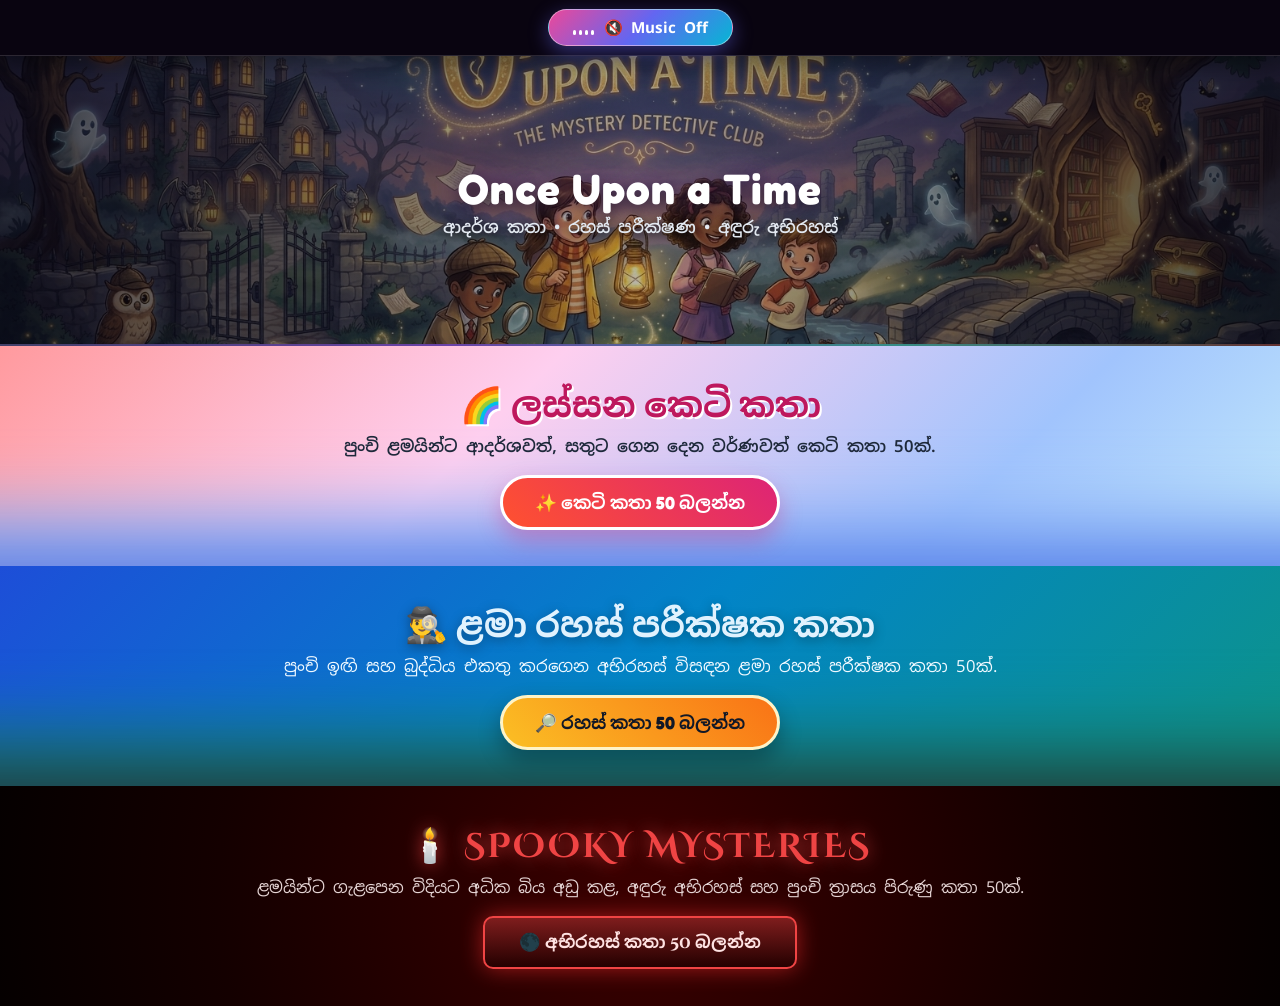
<file: index.html>
<!DOCTYPE html>
<html lang="si">
<head>
    <meta charset="UTF-8">
    <meta name="viewport" content="width=device-width, initial-scale=1.0">
    <title>Once Upon a Time</title>
    <link rel="preconnect" href="https://fonts.googleapis.com">
    <link rel="preconnect" href="https://fonts.gstatic.com" crossorigin>
    <link href="https://fonts.googleapis.com/css2?family=Cinzel+Decorative:wght@700;900&family=Fredoka:wght@500;600;700&family=Noto+Sans+Sinhala:wght@400;500;600;700;800&display=swap" rel="stylesheet">
    <style>
        * {
            box-sizing: border-box;
            margin: 0;
            padding: 0;
        }

        html {
            scroll-behavior: smooth;
            background-color: #050000;
        }

        body {
            font-family: 'Noto Sans Sinhala', 'Fredoka', sans-serif;
            overflow-x: hidden;
            background-color: #050000;
            color: #1e293b;
            min-height: 100vh;
        }

        button {
            font-family: inherit;
            cursor: pointer;
            border: none;
            background: none;
        }

        /* 1. Top Audio Bar */
        .top-audio-bar {
            position: sticky;
            top: 0;
            z-index: 150;
            width: 100%;
            padding: 9px 16px;
            background: rgba(10, 5, 18, 0.94);
            backdrop-filter: blur(14px);
            border-bottom: 1px solid rgba(255, 255, 255, 0.14);
            display: flex;
            align-items: center;
            justify-content: center;
            box-shadow: 0 8px 24px rgba(0, 0, 0, 0.45);
        }

        .top-audio-btn {
            display: inline-flex;
            align-items: center;
            justify-content: center;
            gap: 10px;
            padding: 8px 24px;
            border-radius: 999px;
            background: linear-gradient(135deg, #ec4899, #6366f1, #06b6d4);
            color: #ffffff;
            font-size: 0.95rem;
            font-weight: 700;
            border: 1.5px solid rgba(255, 255, 255, 0.45);
            box-shadow: 0 6px 20px rgba(99, 102, 241, 0.45);
            transition: transform 0.2s ease, filter 0.2s ease;
        }

        .top-audio-btn:hover {
            transform: scale(1.03);
            filter: brightness(1.06);
        }

        .eq-wave {
            display: inline-flex;
            align-items: flex-end;
            gap: 3px;
            height: 15px;
        }

        .eq-wave span {
            width: 3px;
            height: 5px;
            border-radius: 999px;
            background: #ffffff;
        }

        .eq-wave.active span:nth-child(1) { animation: wavePulse 0.7s ease-in-out infinite; }
        .eq-wave.active span:nth-child(2) { animation: wavePulse 0.5s ease-in-out infinite 0.14s; }
        .eq-wave.active span:nth-child(3) { animation: wavePulse 0.8s ease-in-out infinite 0.26s; }
        .eq-wave.active span:nth-child(4) { animation: wavePulse 0.6s ease-in-out infinite 0.08s; }

        @keyframes wavePulse {
            0%, 100% { height: 4px; }
            50% { height: 15px; }
        }

        /* 2. Panoramic Banner (Below Audio Button, Above Story Sections/Buttons) */
        .panoramic-banner-wrap {
            position: relative;
            width: 100%;
            aspect-ratio: 21 / 6;
            min-height: 150px;
            max-height: 290px;
            overflow: hidden;
            background: linear-gradient(90deg, #1e1b4b 0%, #4c1d95 35%, #0f766e 70%, #450a0a 100%);
            border-bottom: 2px solid rgba(255, 255, 255, 0.16);
            box-shadow: 0 12px 30px rgba(0, 0, 0, 0.5);
        }

        .panoramic-banner-img {
            width: 100%;
            height: 100%;
            object-fit: cover;
            object-position: center;
            display: block;
        }

        .panoramic-banner-img.broken {
            display: none;
        }

        .panoramic-overlay {
            position: absolute;
            inset: 0;
            background: linear-gradient(90deg, rgba(6, 3, 15, 0.72) 0%, rgba(6, 3, 15, 0.28) 50%, rgba(6, 3, 15, 0.72) 100%);
            display: flex;
            flex-direction: column;
            align-items: center;
            justify-content: center;
            text-align: center;
            padding: 12px 20px;
            pointer-events: none;
        }

        .brand-mark {
            font-family: 'Fredoka', 'Noto Sans Sinhala', sans-serif;
            font-size: clamp(1.65rem, 3.7vw, 2.65rem);
            font-weight: 700;
            color: #ffffff;
            letter-spacing: 1px;
            text-shadow: 0 4px 18px rgba(0, 0, 0, 0.8), 0 0 24px rgba(168, 85, 247, 0.45);
        }

        .brand-tagline {
            font-size: clamp(0.85rem, 1.5vw, 1.05rem);
            color: #e2e8f0;
            font-weight: 600;
            margin-top: 2px;
            text-shadow: 0 2px 10px rgba(0, 0, 0, 0.85);
        }

        /* 3. Story Sections & Buttons */
        .hero-wrapper {
            display: flex;
            flex-direction: column;
        }

        .hero-section {
            min-height: 220px;
            display: flex;
            flex-direction: column;
            justify-content: center;
            align-items: center;
            text-align: center;
            padding: 32px 20px;
            position: relative;
            overflow: hidden;
        }

        .hero-section::after {
            content: "";
            position: absolute;
            left: -12%;
            right: -12%;
            bottom: -55px;
            height: 110px;
            filter: blur(34px);
            z-index: 2;
            pointer-events: none;
        }

        .hero-content {
            position: relative;
            z-index: 20;
            max-width: 780px;
        }

        #hero-kids {
            background: linear-gradient(135deg, #ff9a9e 0%, #fecfef 38%, #a1c4fd 75%, #c2e9fb 100%);
        }

        #hero-kids::after {
            background: linear-gradient(180deg, rgba(161, 196, 253, 0.96), rgba(29, 78, 216, 0.96));
        }

        #hero-kids h2 {
            font-family: 'Fredoka', 'Noto Sans Sinhala', sans-serif;
            font-size: 2.15rem;
            color: #be185d;
            text-shadow: 2px 2px 0px #ffffff;
            margin-bottom: 8px;
        }

        #hero-kids p {
            font-size: 1.04rem;
            color: #1e293b;
            font-weight: 600;
            margin-bottom: 18px;
        }

        .btn-hero-kids {
            background: linear-gradient(45deg, #ff512f, #dd2476);
            color: #ffffff;
            font-family: 'Fredoka', 'Noto Sans Sinhala', sans-serif;
            font-size: 1.1rem;
            font-weight: 700;
            padding: 13px 32px;
            border: 3px solid #ffffff;
            border-radius: 50px;
            box-shadow: 0 10px 22px rgba(221, 36, 118, 0.35);
            transition: transform 0.2s ease;
        }

        .btn-hero-kids:hover { transform: scale(1.04); }

        #hero-detective {
            background: linear-gradient(135deg, #1d4ed8 0%, #0284c7 50%, #0d9488 100%);
        }

        #hero-detective::after {
            background: linear-gradient(180deg, rgba(13, 148, 136, 0.96), rgba(45, 0, 0, 0.98));
        }

        #hero-detective h2 {
            font-family: 'Fredoka', 'Noto Sans Sinhala', sans-serif;
            font-size: 2.15rem;
            color: #e0f2fe;
            text-shadow: 0 3px 12px rgba(0, 0, 0, 0.35);
            margin-bottom: 8px;
        }

        #hero-detective p {
            font-size: 1.04rem;
            color: #f0f9ff;
            margin-bottom: 18px;
        }

        .btn-hero-detective {
            background: linear-gradient(45deg, #fbbf24, #f97316);
            color: #111827;
            font-family: 'Fredoka', 'Noto Sans Sinhala', sans-serif;
            font-size: 1.1rem;
            font-weight: 700;
            padding: 13px 32px;
            border: 3px solid #fef3c7;
            border-radius: 50px;
            box-shadow: 0 10px 22px rgba(0, 0, 0, 0.3);
            transition: transform 0.2s ease;
        }

        .btn-hero-detective:hover { transform: scale(1.04); }

        #hero-horror {
            background: radial-gradient(circle at center, #3b0000 0%, #140000 65%, #050000 100%);
        }

        #hero-horror::after {
            display: none;
        }

        #hero-horror h2 {
            font-family: 'Cinzel Decorative', 'Noto Sans Sinhala', serif;
            font-size: 2.1rem;
            color: #ef4444;
            text-shadow: 0 0 18px rgba(239, 68, 68, 0.75);
            letter-spacing: 2px;
            margin-bottom: 8px;
        }

        #hero-horror p {
            font-size: 1.02rem;
            color: #e5d4d4;
            margin-bottom: 18px;
        }

        .btn-hero-horror {
            background: linear-gradient(180deg, #7f1d1d, #240000);
            color: #fee2e2;
            font-family: 'Cinzel Decorative', 'Noto Sans Sinhala', serif;
            font-size: 1.08rem;
            font-weight: 700;
            padding: 13px 34px;
            border: 2px solid #ef4444;
            border-radius: 10px;
            box-shadow: 0 0 22px rgba(220, 38, 38, 0.65);
            transition: transform 0.2s ease;
        }

        .btn-hero-horror:hover { transform: scale(1.04); }

        /* 4. Iframe Overlay */
        #page-frame-container {
            display: none;
            position: fixed;
            inset: 0;
            z-index: 200;
            background: #06030d;
            flex-direction: column;
        }

        #page-frame-container.active {
            display: flex;
        }

        .frame-topbar {
            display: flex;
            justify-content: space-between;
            align-items: center;
            padding: 10px 18px;
            background: #10091f;
            color: #f9fafb;
            border-bottom: 1px solid rgba(255, 255, 255, 0.14);
            gap: 12px;
        }

        .frame-title {
            font-size: 1rem;
            font-weight: 700;
        }

        .frame-controls {
            display: flex;
            gap: 10px;
            align-items: center;
        }

        .frame-btn {
            padding: 8px 16px;
            border-radius: 999px;
            font-size: 0.9rem;
            font-weight: 700;
            background: #ef4444;
            color: #ffffff;
        }

        .frame-btn.sound-btn {
            background: linear-gradient(135deg, #6366f1, #ec4899);
        }

        #story-iframe {
            flex: 1;
            width: 100%;
            height: 100%;
            border: none;
            background: #ffffff;
        }

        @media (max-width: 720px) {
            .panoramic-banner-wrap {
                aspect-ratio: 16 / 6;
                min-height: 130px;
                max-height: 200px;
            }
            #hero-kids h2, #hero-detective h2, #hero-horror h2 { font-size: 1.75rem; }
        }
    </style>
</head>
<body>

    <!-- 1. Top Audio Button Bar -->
    <div class="top-audio-bar">
        <button type="button" id="top-audio-btn" class="top-audio-btn" onclick="toggleAudio()">
            <span id="top-eq" class="eq-wave">
                <span></span><span></span><span></span><span></span>
            </span>
            <span id="top-audio-text">🔊 Music</span>
        </button>
    </div>

    <!-- 2. Panoramic Banner Image (i.jpg) Below Audio Button & Above Buttons -->
    <div class="panoramic-banner-wrap" aria-label="Once Upon a Time Panoramic Banner">
        <img
            id="panoramic-img"
            class="panoramic-banner-img"
            src="i.jpg"
            alt="Once Upon a Time Panoramic Banner"
            onerror="this.classList.add('broken')"
        >
        <div class="panoramic-overlay">
            <h1 class="brand-mark">Once Upon a Time</h1>
            <p class="brand-tagline">ආදර්ශ කතා • රහස් පරීක්ෂණ • අඳුරු අභිරහස්</p>
        </div>
    </div>

    <!-- 3. Three Story Sections & Buttons -->
    <div class="hero-wrapper">
        <section id="hero-kids" class="hero-section">
            <div class="hero-content">
                <h2>🌈 ලස්සන කෙටි කතා</h2>
                <p>පුංචි ළමයින්ට ආදර්ශවත්, සතුට ගෙන දෙන වර්ණවත් කෙටි කතා 50ක්.</p>
                <button type="button" class="btn-hero-kids" onclick="openPage('novel.html', 'n.mp3', 'Once Upon a Time • 🌈 ලස්සන කෙටි කතා 50')">
                    ✨ කෙටි කතා 50 බලන්න
                </button>
            </div>
        </section>

        <section id="hero-detective" class="hero-section">
            <div class="hero-content">
                <h2>🕵️‍♂️ ළමා රහස් පරීක්ෂක කතා</h2>
                <p>පුංචි ඉඟි සහ බුද්ධිය එකතු කරගෙන අභිරහස් විසඳන ළමා රහස් පරීක්ෂක කතා 50ක්.</p>
                <button type="button" class="btn-hero-detective" onclick="openPage('detectives.html', 'd.mp3', 'Once Upon a Time • 🕵️‍♂️ ළමා රහස් පරීක්ෂක කතා 50')">
                    🔎 රහස් කතා 50 බලන්න
                </button>
            </div>
        </section>

        <section id="hero-horror" class="hero-section">
            <div class="hero-content">
                <h2>🕯️ SPOOKY MYSTERIES</h2>
                <p>ළමයින්ට ගැළපෙන විදියට අධික බිය අඩු කළ, අඳුරු අභිරහස් සහ පුංචි ත්‍රාසය පිරුණු කතා 50ක්.</p>
                <button type="button" class="btn-hero-horror" onclick="openPage('horror.html', 'h.mp3', 'Once Upon a Time • 🕯️ අඳුරු අභිරහස් කතා 50')">
                    🌑 අභිරහස් කතා 50 බලන්න
                </button>
            </div>
        </section>
    </div>

    <!-- 4. Iframe Overlay -->
    <div id="page-frame-container">
        <div class="frame-topbar">
            <span id="frame-title" class="frame-title">Once Upon a Time</span>
            <div class="frame-controls">
                <button type="button" id="frame-audio-btn" class="frame-btn sound-btn" onclick="toggleAudio()">🔊 Music</button>
                <button type="button" class="frame-btn" onclick="closePage()">⬅ මුල් පිටුවට</button>
            </div>
        </div>
        <iframe id="story-iframe" src="about:blank" title="Story Page"></iframe>
    </div>

    <audio id="bg-audio" src="i.mp3" loop preload="auto"></audio>

    <script>
        const bgAudio = document.getElementById('bg-audio');
        const topEq = document.getElementById('top-eq');
        const topAudioText = document.getElementById('top-audio-text');
        const frameAudioBtn = document.getElementById('frame-audio-btn');
        const frameContainer = document.getElementById('page-frame-container');
        const storyIframe = document.getElementById('story-iframe');
        const frameTitle = document.getElementById('frame-title');

        let currentTrack = 'i.mp3';
        let isMuted = false;

        function updateUI(playing) {
            const active = Boolean(playing && !isMuted);
            if (topEq) topEq.classList.toggle('active', active);
            if (topAudioText) topAudioText.textContent = active ? '🔊 Music On' : '🔇 Music Off';
            if (frameAudioBtn) frameAudioBtn.textContent = active ? '🔊 Music On' : '🔇 Music Off';
        }

        function playTrack(track) {
            currentTrack = track || 'i.mp3';
            if (bgAudio.getAttribute('src') !== currentTrack) {
                bgAudio.src = currentTrack;
                bgAudio.load();
            }
            if (isMuted) {
                updateUI(false);
                return;
            }
            bgAudio.play().then(() => updateUI(true)).catch(() => updateUI(false));
        }

        function toggleAudio() {
            isMuted = !isMuted;
            if (isMuted) {
                bgAudio.pause();
                updateUI(false);
            } else {
                playTrack(currentTrack);
            }
        }

        bgAudio.addEventListener('play', () => updateUI(true));
        bgAudio.addEventListener('pause', () => updateUI(false));

        window.addEventListener('DOMContentLoaded', () => playTrack('i.mp3'));
        window.addEventListener('load', () => {
            if (bgAudio.paused && !isMuted) playTrack(currentTrack);
        });

        const unlockOnce = () => {
            if (!isMuted && bgAudio.paused) playTrack(currentTrack);
            document.removeEventListener('pointerdown', unlockOnce);
            document.removeEventListener('keydown', unlockOnce);
        };
        document.addEventListener('pointerdown', unlockOnce);
        document.addEventListener('keydown', unlockOnce);

        function openPage(pageFile, trackFile, title) {
            if (frameTitle && title) frameTitle.textContent = title;
            frameContainer.classList.add('active');
            document.body.style.overflow = 'hidden';
            playTrack(trackFile);
            storyIframe.src = pageFile;
        }

        function closePage() {
            frameContainer.classList.remove('active');
            document.body.style.overflow = '';
            storyIframe.src = 'about:blank';
            playTrack('i.mp3');
        }

        document.addEventListener('keydown', (e) => {
            if (e.key === 'Escape' && frameContainer.classList.contains('active')) {
                closePage();
            }
        });
    </script>
</body>
</html>
</file>
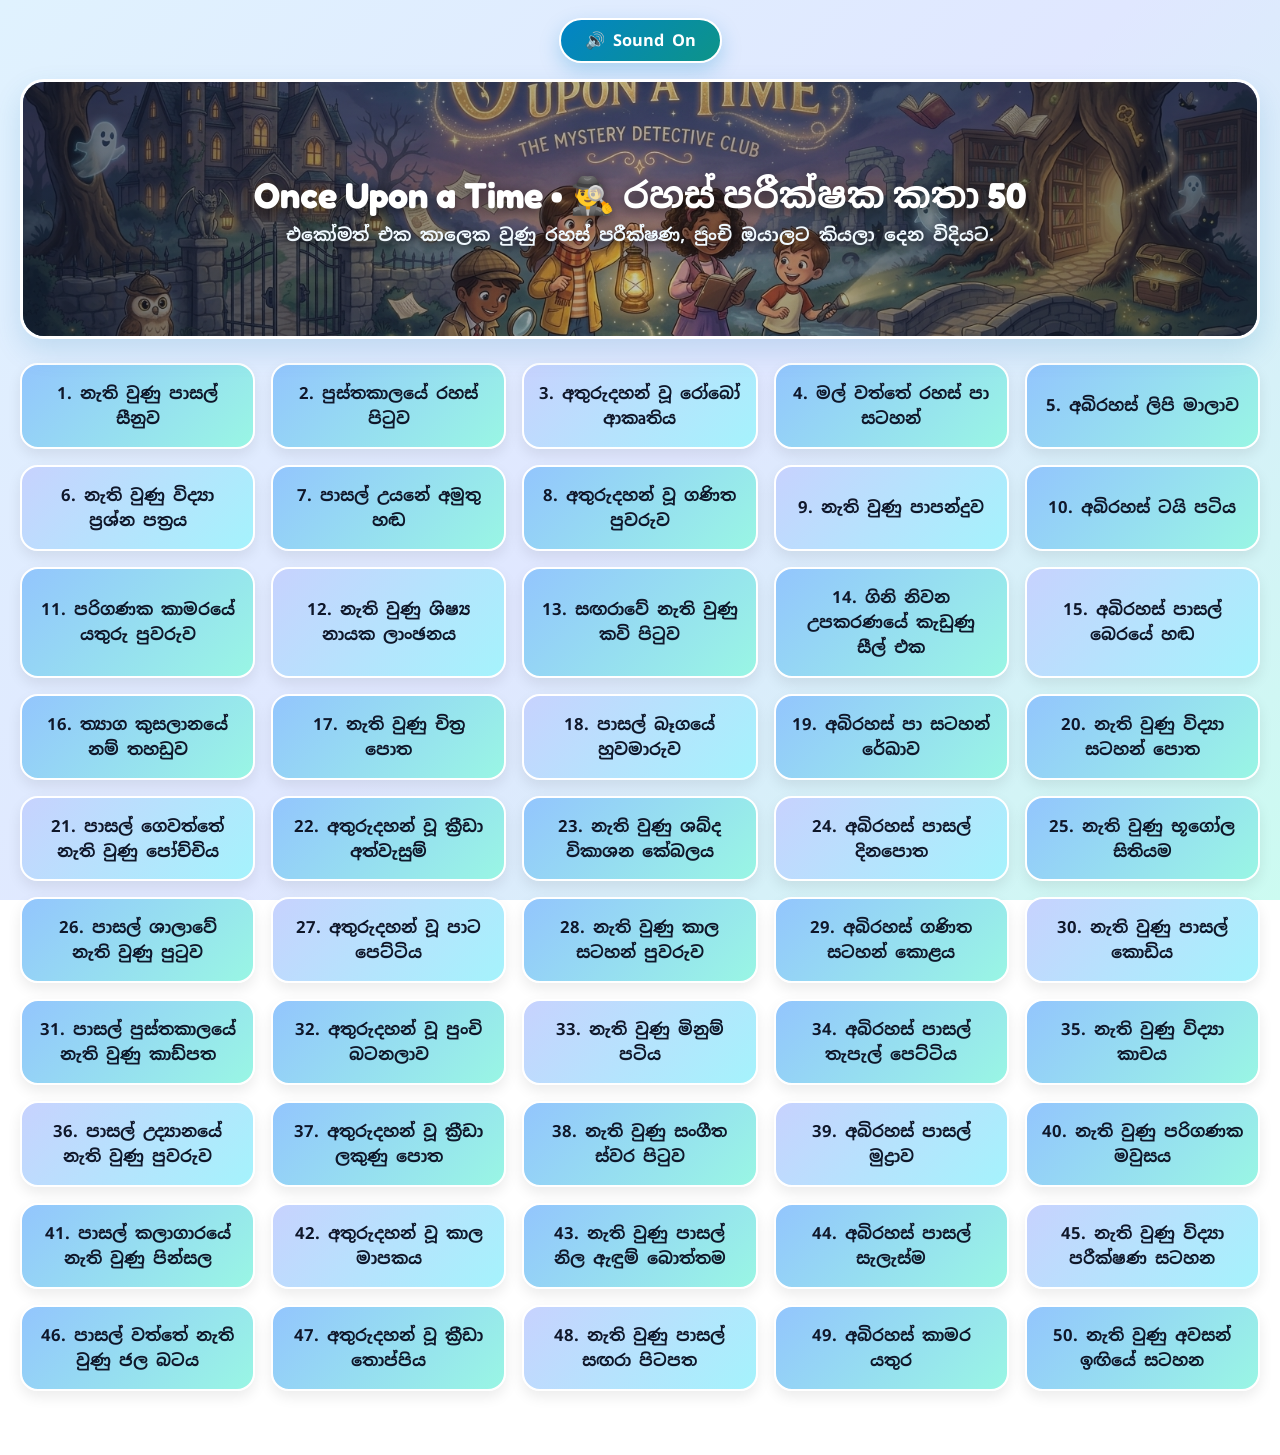
<file: detectives.html>
<!DOCTYPE html>
<html lang="si">
<head>
    <meta charset="UTF-8">
    <meta name="viewport" content="width=device-width, initial-scale=1.0">
    <title>Once Upon a Time — රහස් පරීක්ෂක කතා 50</title>
    <link rel="preconnect" href="https://fonts.googleapis.com">
    <link rel="preconnect" href="https://fonts.gstatic.com" crossorigin>
    <link href="https://fonts.googleapis.com/css2?family=Fredoka:wght@500;600;700&family=Noto+Sans+Sinhala:wght@400;500;600;700;800&display=swap" rel="stylesheet">
    <style>
        * {
            box-sizing: border-box;
            margin: 0;
            padding: 0;
        }

        body {
            font-family: 'Noto Sans Sinhala', 'Fredoka', sans-serif;
            min-height: 100vh;
            background: linear-gradient(135deg, #e0f2fe 0%, #e0e7ff 52%, #ccfbf1 100%);
            background-attachment: fixed;
            padding: 18px 18px 64px;
            color: #0f172a;
            text-align: center;
        }

        button {
            font-family: inherit;
            cursor: pointer;
            border: none;
            background: none;
        }

        /* 1. Single Audio Mute Bar */
        .detective-audio-bar {
            max-width: 1240px;
            margin: 0 auto 16px;
            display: flex;
            justify-content: center;
        }

        .mute-btn {
            display: inline-flex;
            align-items: center;
            gap: 8px;
            padding: 10px 24px;
            border-radius: 999px;
            background: linear-gradient(135deg, #0284c7, #0d9488);
            color: #ffffff;
            font-size: 1.02rem;
            font-weight: 700;
            border: 2.5px solid #ffffff;
            box-shadow: 0 8px 20px rgba(2, 132, 199, 0.25);
            transition: transform 0.2s ease;
        }

        .mute-btn:hover {
            transform: scale(1.04);
        }

        /* 2. Panoramic Image Banner (i.jpg) */
        .detective-panoramic-wrap {
            position: relative;
            max-width: 1240px;
            width: 100%;
            margin: 0 auto 24px;
            aspect-ratio: 21 / 6;
            min-height: 140px;
            max-height: 260px;
            border-radius: 24px;
            overflow: hidden;
            border: 3px solid #ffffff;
            background: linear-gradient(120deg, #93c5fd 0%, #99f6e4 50%, #c7d2fe 100%);
            box-shadow: 0 12px 28px rgba(3, 105, 161, 0.15);
        }

        .detective-panoramic-img {
            width: 100%;
            height: 100%;
            object-fit: cover;
            object-position: center;
            display: block;
        }

        .detective-panoramic-img.broken {
            display: none;
        }

        .detective-panoramic-overlay {
            position: absolute;
            inset: 0;
            background: linear-gradient(90deg, rgba(15, 23, 42, 0.62) 0%, rgba(15, 23, 42, 0.24) 50%, rgba(15, 23, 42, 0.62) 100%);
            display: flex;
            flex-direction: column;
            align-items: center;
            justify-content: center;
            padding: 12px 18px;
            pointer-events: none;
        }

        .detective-banner-title {
            font-family: 'Fredoka', 'Noto Sans Sinhala', sans-serif;
            font-size: clamp(1.55rem, 3.2vw, 2.25rem);
            color: #ffffff;
            text-shadow: 0 3px 14px rgba(0, 0, 0, 0.65);
            margin-bottom: 4px;
        }

        .detective-banner-sub {
            font-size: clamp(0.92rem, 1.6vw, 1.1rem);
            color: #f0f9ff;
            font-weight: 700;
            text-shadow: 0 2px 10px rgba(0, 0, 0, 0.7);
        }

        /* 3. 50 Detective Stories Grid */
        #detective-list-section {
            max-width: 1240px;
            margin: 0 auto;
        }

        .grid-50 {
            display: grid;
            grid-template-columns: repeat(auto-fit, minmax(220px, 1fr));
            gap: 16px;
        }

        .story-btn {
            padding: 16px 14px;
            font-size: 1.04rem;
            font-weight: 700;
            line-height: 1.5;
            min-height: 64px;
            border-radius: 18px;
            border: 2.5px solid #ffffff;
            color: #0f172a;
            background: linear-gradient(135deg, #93c5fd 0%, #99f6e4 100%);
            box-shadow: 0 6px 14px rgba(0, 0, 0, 0.08);
            transition: transform 0.2s ease, box-shadow 0.2s ease;
        }

        .story-btn:nth-child(3n) {
            background: linear-gradient(135deg, #c7d2fe 0%, #a5f3fc 100%);
        }

        .story-btn:hover {
            transform: translateY(-3px) scale(1.02);
            box-shadow: 0 12px 20px rgba(2, 132, 199, 0.18);
        }

        /* 4. Storytelling Large-Font Detective Reader */
        #reader-section {
            display: none;
            max-width: 900px;
            margin: 0 auto;
            background: rgba(255, 255, 255, 0.96);
            border: 5px solid #0284c7;
            border-radius: 28px;
            padding: 36px 34px;
            text-align: left;
            box-shadow: 0 18px 40px rgba(3, 105, 161, 0.18);
        }

        #reader-section.active {
            display: block;
        }

        .reader-top-info {
            display: flex;
            justify-content: space-between;
            align-items: center;
            flex-wrap: wrap;
            gap: 10px;
            margin-bottom: 14px;
        }

        .story-tag {
            background: #e0f2fe;
            border: 1.5px solid #38bdf8;
            color: #0369a1;
            padding: 5px 15px;
            border-radius: 999px;
            font-size: 0.92rem;
            font-weight: 700;
        }

        .word-tag {
            background: #ccfbf1;
            border: 1.5px solid #2dd4bf;
            color: #0f766e;
            padding: 5px 15px;
            border-radius: 999px;
            font-size: 0.92rem;
            font-weight: 700;
        }

        #reader-title {
            font-family: 'Fredoka', 'Noto Sans Sinhala', sans-serif;
            font-size: clamp(1.75rem, 3.4vw, 2.3rem);
            color: #0369a1;
            margin-bottom: 22px;
            padding-bottom: 12px;
            border-bottom: 2.5px dashed rgba(2, 132, 199, 0.28);
        }

        #reader-text {
            font-size: 1.34rem;
            line-height: 2.18;
            font-weight: 500;
            color: #0f172a;
            white-space: pre-line;
            margin-bottom: 32px;
        }

        .reader-actions {
            display: flex;
            justify-content: space-between;
            align-items: center;
            flex-wrap: wrap;
            gap: 12px;
        }

        .btn-back {
            padding: 13px 26px;
            border-radius: 999px;
            background: linear-gradient(45deg, #0284c7, #0d9488);
            color: #ffffff;
            font-size: 1.04rem;
            font-weight: 700;
            box-shadow: 0 8px 18px rgba(2, 132, 199, 0.28);
        }

        .btn-next {
            padding: 13px 26px;
            border-radius: 999px;
            background: linear-gradient(45deg, #fbbf24, #f97316);
            color: #0f172a;
            font-size: 1.04rem;
            font-weight: 800;
            box-shadow: 0 8px 18px rgba(249, 115, 22, 0.28);
        }

        @media (max-width: 720px) {
            .detective-panoramic-wrap {
                aspect-ratio: 16 / 6;
                min-height: 125px;
                max-height: 185px;
            }
            #reader-section {
                padding: 24px 18px;
            }
            #reader-text {
                font-size: 1.22rem;
                line-height: 2.04;
            }
        }
    </style>
</head>
<body>

    <!-- Single Audio Mute / Unmute Button -->
    <div class="detective-audio-bar">
        <button type="button" id="detective-mute-btn" class="mute-btn" onclick="toggleDetectiveMute()">
            🔊 Sound On
        </button>
    </div>

    <audio id="detective-audio" src="d.mp3" loop preload="auto"></audio>

    <section id="detective-list-section">
        <!-- Panoramic Banner (i.jpg) -->
        <div class="detective-panoramic-wrap" aria-label="Once Upon a Time Detectives Banner">
            <img
                src="i.jpg"
                alt="Once Upon a Time Detectives Banner"
                class="detective-panoramic-img"
                onerror="this.classList.add('broken')"
            >
            <div class="detective-panoramic-overlay">
                <h1 class="detective-banner-title">Once Upon a Time • 🕵️‍♂️ රහස් පරීක්ෂක කතා 50</h1>
                <p class="detective-banner-sub">එකෝමත් එක කාලෙක වුණු රහස් පරීක්ෂණ, පුංචි ඔයාලට කියලා දෙන විදියට.</p>
            </div>
        </div>

        <!-- 50 Detective Buttons -->
        <div id="story-grid" class="grid-50"></div>
    </section>

    <!-- Story Reader -->
    <section id="reader-section">
        <div class="reader-top-info">
            <span id="reader-num" class="story-tag">පරීක්ෂණය #1 / 50</span>
            <span id="reader-words" class="word-tag">වචන 1,000+</span>
        </div>
        <h2 id="reader-title"></h2>
        <div id="reader-text"></div>
        <div class="reader-actions">
            <button type="button" class="btn-back" onclick="closeReader()">⬅ කතා ලැයිස්තුවට</button>
            <button type="button" class="btn-next" onclick="nextStory()">ඊළඟ පරීක්ෂණය ➡</button>
        </div>
    </section>

    <script>
        const detectiveAudio = document.getElementById('detective-audio');
        const muteBtn = document.getElementById('detective-mute-btn');
        let detectiveMuted = false;

        function syncMuteButton() {
            if (!muteBtn) return;
            muteBtn.textContent = detectiveMuted ? '🔇 Sound Off (Mute)' : '🔊 Sound On';
        }

        function toggleDetectiveMute() {
            detectiveMuted = !detectiveMuted;
            if (detectiveAudio) {
                detectiveAudio.muted = detectiveMuted;
                if (detectiveMuted) {
                    detectiveAudio.pause();
                } else {
                    detectiveAudio.play().catch(() => {});
                }
            }
            try {
                if (window.parent && window.parent !== window) {
                    const parentAudio = window.parent.document.getElementById('bg-audio');
                    if (parentAudio) {
                        parentAudio.muted = detectiveMuted;
                        if (detectiveMuted) {
                            parentAudio.pause();
                        } else {
                            parentAudio.play().catch(() => {});
                        }
                    }
                }
            } catch (err) {}
            syncMuteButton();
        }

        window.addEventListener('load', () => {
            if (!detectiveMuted && detectiveAudio) {
                detectiveAudio.play().catch(() => {});
            }
            syncMuteButton();
        });

        document.addEventListener('pointerdown', () => {
            if (!detectiveMuted && detectiveAudio && detectiveAudio.paused) {
                detectiveAudio.play().catch(() => {});
            }
        }, { once: true });

        const topics = [
            "නැති වුණු පාසල් සීනුව", "පුස්තකාලයේ රහස් පිටුව", "අතුරුදහන් වූ රෝබෝ ආකෘතිය", "මල් වත්තේ රහස් පා සටහන්", "අබිරහස් ලිපි මාලාව",
            "නැති වුණු විද්‍යා ප්‍රශ්න පත්‍රය", "පාසල් උයනේ අමුතු හඬ", "අතුරුදහන් වූ ගණිත පුවරුව", "නැති වුණු පාපන්දුව", "අබිරහස් ටයි පටිය",
            "පරිගණක කාමරයේ යතුරු පුවරුව", "නැති වුණු ශිෂ්‍ය නායක ලාංඡනය", "සඟරාවේ නැති වුණු කවි පිටුව", "ගිනි නිවන උපකරණයේ කැඩුණු සීල් එක", "අබිරහස් පාසල් බෙරයේ හඬ",
            "ත්‍යාග කුසලානයේ නම් තහඩුව", "නැති වුණු චිත්‍ර පොත", "පාසල් බෑගයේ හුවමාරුව", "අබිරහස් පා සටහන් රේඛාව", "නැති වුණු විද්‍යා සටහන් පොත",
            "පාසල් ගෙවත්තේ නැති වුණු පෝච්චිය", "අතුරුදහන් වූ ක්‍රීඩා අත්වැසුම්", "නැති වුණු ශබ්ද විකාශන කේබලය", "අබිරහස් පාසල් දිනපොත", "නැති වුණු භූගෝල සිතියම",
            "පාසල් ශාලාවේ නැති වුණු පුටුව", "අතුරුදහන් වූ පාට පෙට්ටිය", "නැති වුණු කාල සටහන් පුවරුව", "අබිරහස් ගණිත සටහන් කොළය", "නැති වුණු පාසල් කොඩිය",
            "පාසල් පුස්තකාලයේ නැති වුණු කාඩ්පත", "අතුරුදහන් වූ පුංචි බටනලාව", "නැති වුණු මිනුම් පටිය", "අබිරහස් පාසල් තැපැල් පෙට්ටිය", "නැති වුණු විද්‍යා කාචය",
            "පාසල් උද්‍යානයේ නැති වුණු පුවරුව", "අතුරුදහන් වූ ක්‍රීඩා ලකුණු පොත", "නැති වුණු සංගීත ස්වර පිටුව", "අබිරහස් පාසල් මුද්‍රාව", "නැති වුණු පරිගණක මවුසය",
            "පාසල් කලාගාරයේ නැති වුණු පින්සල", "අතුරුදහන් වූ කාල මාපකය", "නැති වුණු පාසල් නිල ඇඳුම් බොත්තම", "අබිරහස් පාසල් සැලැස්ම", "නැති වුණු විද්‍යා පරීක්ෂණ සටහන",
            "පාසල් වත්තේ නැති වුණු ජල බටය", "අතුරුදහන් වූ ක්‍රීඩා තොප්පිය", "නැති වුණු පාසල් සඟරා පිටපත", "අබිරහස් කාමර යතුර", "නැති වුණු අවසන් ඉඟියේ සටහන"
        ];

        function tellDetectiveStory1000Plus(topic) {
            let story =
                `එකෝමත් එක කාලෙක, පුංචි රහස් පරීක්ෂකයෝ පිරිසකට "${topic}" කියන හරිම අපූරු අභිරහසක් හමු වුණා. ` +
                `පුංචි ඔයාලා ළඟින් වාඩි වෙලා අහගෙන ඉන්නකෝ, මම මේ රහස් කතාවත් ඔයාලට ආදරෙන් කියලා දෙන්නම්. ` +
                `මේ දේ වුණාම හැමෝටම පුංචි පුදුමයක් ඇති වුණා, ඒත් අපේ පුංචි රහස් පරීක්ෂකයෝ කලබල වුණේ නැහැ. ` +
                `එයාලා කාචයක් අරගෙන බලනවා වගේ, හොඳින් ඇස් ඇරගෙන හැම පුංචි ඉඟියක්ම හොයන්න පටන් ගත්තා. ` +
                `බිම තිබුණු පුංචි සලකුණක්, සුළඟට ගිය කඩදාසි කැබැල්ලක් වුණත් ලොකු ඉඟියක් වෙන්න පුළුවන් කියලා එයාලා දැනගෙන හිටියා.`;

            const tellDetectiveLines = [
                `ඔයාලා දන්නවද, රහස් හොයනකොට කාටවත් නිකන්ම චෝදනා කරන එක හොඳ නැහැ. පුංචි රහස් පරීක්ෂකයෝ හැමෝගෙන්ම හරිම ලස්සනට, සන්සුන්ව අහලා බැලුවා, මොකද වුණේ කියලා තේරුම් ගන්න උත්සාහ කළා. හොඳින් අහගෙන ඉන්න එකයි, ඉවසීමයි තමයි හොඳ පරීක්ෂකයෙකුගේ ලොකුම ශක්තිය.`,
                `එකතු කරපු පුංචි ඉඟි ටික ටික ගළපද්දී "${topic}" පිටුපස තියෙන ඇත්ත කතාව ලස්සනට එළියට ආවා. කිසිම නරක දෙයක් වෙලා තිබුණේ නැහැ; පුංචි අත්වැරදීමක් හෝ සෙල්ලමකට කරපු දෙයක් තමයි ඒකට හේතුව වෙලා තිබුණේ.`,
                `ඇත්ත හෙළි වුණාම හැමෝටම හිනා ගියා, ලොකු සතුටක් දැනුණා. "${topic}" අභිරහස විසඳපු පුංචි රහස් පරීක්ෂකයන්ට හැමෝම සුබ පැතුවා. බුද්ධියෙන් හිතලා, සාක්ෂි බලලා, සාමකාමීව ප්‍රශ්න විසඳන එක කොච්චර හොඳද කියලා හැමෝම ඉගෙනගත්තා.`,
                `ඔන්න ඔහොම "${topic}" කියන මේ රහස් කතාවත් ලස්සනට ඉවර වුණා. පුංචි ඔයාලත් හැමදාම ඇස් ඇරගෙන, හොඳින් හිතලා බලනවා නම් ඕනෑම පුංචි රහසක් පහසුවෙන් තේරුම් ගන්න පුළුවන්!`
            ];

            const countWords = (txt) => txt.trim().split(/\s+/).filter(Boolean).length;
            let idx = 0;
            while (countWords(story) < 1050) {
                story += `\n\n` + tellDetectiveLines[idx % tellDetectiveLines.length];
                idx++;
            }

            return {
                text: story,
                words: countWords(story)
            };
        }

        const stories = topics.map((t, i) => ({
            index: i,
            title: `${i + 1}. ${t}`,
            ...tellDetectiveStory1000Plus(t)
        }));

        const grid = document.getElementById('story-grid');
        const listSec = document.getElementById('detective-list-section');
        const readerSec = document.getElementById('reader-section');
        let currentIdx = 0;

        function openStory(idx) {
            currentIdx = idx;
            const s = stories[idx];
            document.getElementById('reader-num').textContent = `පරීක්ෂණය #${idx + 1} / 50`;
            document.getElementById('reader-words').textContent = `වචන ${s.words.toLocaleString()}+`;
            document.getElementById('reader-title').textContent = s.title;
            document.getElementById('reader-text').textContent = s.text;
            listSec.style.display = 'none';
            readerSec.classList.add('active');
            window.scrollTo({ top: 0, behavior: 'smooth' });
        }

        function closeReader() {
            readerSec.classList.remove('active');
            listSec.style.display = 'block';
            window.scrollTo({ top: 0, behavior: 'smooth' });
        }

        function nextStory() {
            openStory((currentIdx + 1) % stories.length);
        }

        stories.forEach((s, i) => {
            const btn = document.createElement('button');
            btn.type = 'button';
            btn.className = 'story-btn';
            btn.textContent = s.title;
            btn.onclick = () => openStory(i);
            grid.appendChild(btn);
        });
    </script>
</body>
</html>
</file>
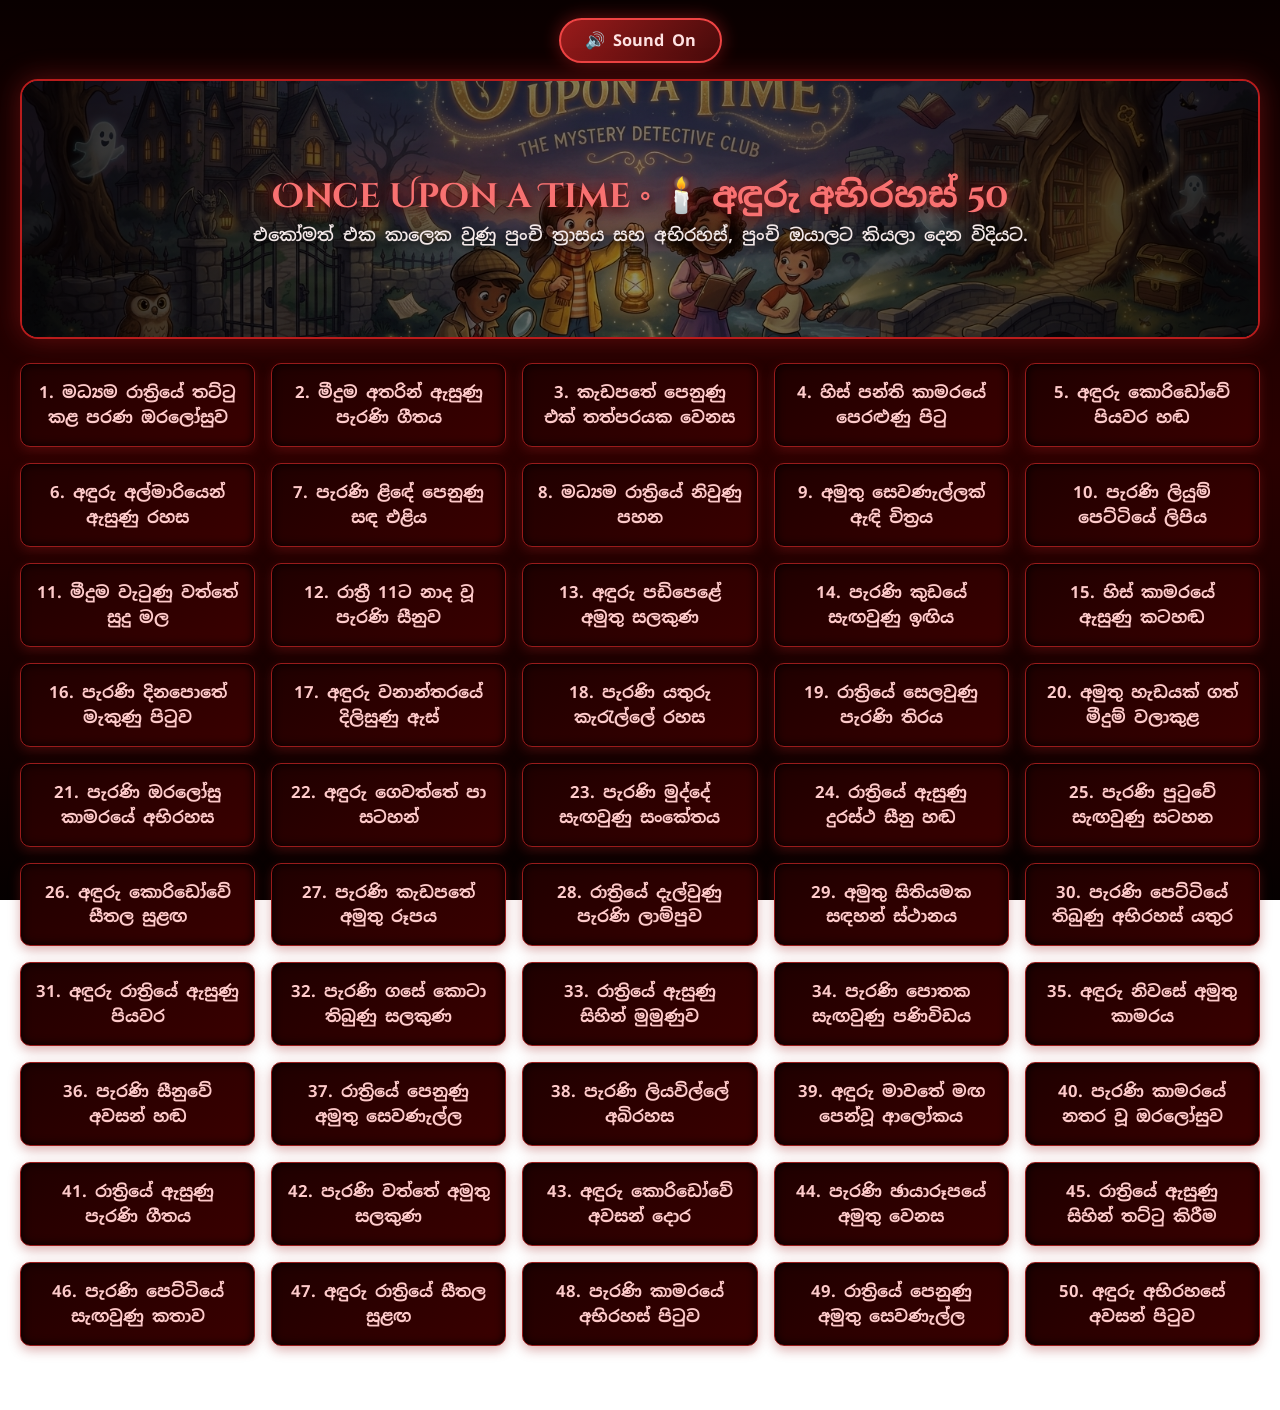
<file: horror.html>
<!DOCTYPE html>
<html lang="si">
<head>
    <meta charset="UTF-8">
    <meta name="viewport" content="width=device-width, initial-scale=1.0">
    <title>Once Upon a Time — අඳුරු අභිරහස් කතා 50</title>
    <link rel="preconnect" href="https://fonts.googleapis.com">
    <link rel="preconnect" href="https://fonts.gstatic.com" crossorigin>
    <link href="https://fonts.googleapis.com/css2?family=Cinzel+Decorative:wght@700;900&family=Noto+Sans+Sinhala:wght@400;500;600;700;800&display=swap" rel="stylesheet">
    <style>
        * {
            box-sizing: border-box;
            margin: 0;
            padding: 0;
        }

        body {
            font-family: 'Noto Sans Sinhala', sans-serif;
            min-height: 100vh;
            background: linear-gradient(180deg, #090000 0%, #2a0000 50%, #050000 100%);
            background-attachment: fixed;
            padding: 18px 18px 64px;
            color: #e5d5d5;
            text-align: center;
        }

        button {
            font-family: inherit;
            cursor: pointer;
            border: none;
            background: none;
        }

        /* 1. Single Audio Mute Bar */
        .horror-audio-bar {
            max-width: 1240px;
            margin: 0 auto 16px;
            display: flex;
            justify-content: center;
        }

        .mute-btn {
            display: inline-flex;
            align-items: center;
            gap: 8px;
            padding: 10px 24px;
            border-radius: 999px;
            background: linear-gradient(135deg, #991b1b, #450a0a);
            color: #fee2e2;
            font-size: 1.02rem;
            font-weight: 700;
            border: 2px solid #ef4444;
            box-shadow: 0 0 18px rgba(220, 38, 38, 0.45);
            transition: transform 0.2s ease;
        }

        .mute-btn:hover {
            transform: scale(1.04);
        }

        /* 2. Panoramic Image Banner (i.jpg) */
        .horror-panoramic-wrap {
            position: relative;
            max-width: 1240px;
            width: 100%;
            margin: 0 auto 24px;
            aspect-ratio: 21 / 6;
            min-height: 140px;
            max-height: 260px;
            border-radius: 18px;
            overflow: hidden;
            border: 2px solid #b91c1c;
            background: linear-gradient(90deg, #1b0000 0%, #450a0a 50%, #090000 100%);
            box-shadow: 0 0 28px rgba(185, 28, 28, 0.45);
        }

        .horror-panoramic-img {
            width: 100%;
            height: 100%;
            object-fit: cover;
            object-position: center;
            display: block;
            filter: brightness(0.82) contrast(1.08);
        }

        .horror-panoramic-img.broken {
            display: none;
        }

        .horror-panoramic-overlay {
            position: absolute;
            inset: 0;
            background: linear-gradient(90deg, rgba(5, 0, 0, 0.78) 0%, rgba(5, 0, 0, 0.35) 50%, rgba(5, 0, 0, 0.78) 100%);
            display: flex;
            flex-direction: column;
            align-items: center;
            justify-content: center;
            padding: 12px 18px;
            pointer-events: none;
        }

        .horror-banner-title {
            font-family: 'Cinzel Decorative', 'Noto Sans Sinhala', serif;
            font-size: clamp(1.45rem, 3vw, 2.15rem);
            color: #f87171;
            text-shadow: 0 0 16px rgba(220, 38, 38, 0.8), 0 3px 10px #000000;
            margin-bottom: 4px;
        }

        .horror-banner-sub {
            font-size: clamp(0.9rem, 1.55vw, 1.08rem);
            color: #f3e8e8;
            font-weight: 600;
            text-shadow: 0 2px 10px #000000;
        }

        /* 3. 50 Horror Mystery Stories Grid */
        #horror-list-section {
            max-width: 1240px;
            margin: 0 auto;
        }

        .grid-50 {
            display: grid;
            grid-template-columns: repeat(auto-fit, minmax(220px, 1fr));
            gap: 16px;
        }

        .story-btn {
            padding: 16px 14px;
            font-size: 1.04rem;
            font-weight: 700;
            line-height: 1.5;
            min-height: 64px;
            border-radius: 10px;
            border: 1px solid #991b1b;
            color: #fecaca;
            background: linear-gradient(145deg, #1f0000, #3b0000);
            box-shadow: inset 0 0 10px #000000, 0 4px 12px rgba(153, 27, 27, 0.35);
            transition: transform 0.2s ease, background 0.2s ease;
        }

        .story-btn:hover {
            background: #7f1d1d;
            color: #ffffff;
            transform: translateY(-2px);
        }

        /* 4. Storytelling Large-Font Spooky Mystery Reader */
        #reader-section {
            display: none;
            max-width: 900px;
            margin: 0 auto;
            background: #0d0101;
            border: 3px solid #b91c1c;
            border-radius: 18px;
            padding: 36px 34px;
            text-align: left;
            box-shadow: 0 0 34px rgba(185, 28, 28, 0.55);
        }

        #reader-section.active {
            display: block;
        }

        .reader-top-info {
            display: flex;
            justify-content: space-between;
            align-items: center;
            flex-wrap: wrap;
            gap: 10px;
            margin-bottom: 14px;
        }

        .story-tag {
            background: rgba(153, 27, 27, 0.35);
            border: 1px solid #ef4444;
            color: #fecaca;
            padding: 5px 15px;
            border-radius: 999px;
            font-size: 0.92rem;
            font-weight: 700;
        }

        .word-tag {
            background: rgba(255, 255, 255, 0.08);
            border: 1px solid rgba(255, 255, 255, 0.22);
            color: #e2e8f0;
            padding: 5px 15px;
            border-radius: 999px;
            font-size: 0.92rem;
            font-weight: 700;
        }

        #reader-title {
            font-family: 'Cinzel Decorative', 'Noto Sans Sinhala', serif;
            font-size: clamp(1.65rem, 3.2vw, 2.2rem);
            color: #f87171;
            margin-bottom: 22px;
            padding-bottom: 12px;
            border-bottom: 2px solid rgba(185, 28, 28, 0.45);
        }

        #reader-text {
            font-size: 1.34rem;
            line-height: 2.18;
            font-weight: 400;
            color: #efe2e2;
            white-space: pre-line;
            margin-bottom: 32px;
        }

        .reader-actions {
            display: flex;
            justify-content: space-between;
            align-items: center;
            flex-wrap: wrap;
            gap: 12px;
        }

        .btn-back {
            padding: 13px 26px;
            border-radius: 10px;
            background: #991b1b;
            color: #ffffff;
            border: 1px solid #f87171;
            font-size: 1.04rem;
            font-weight: 700;
        }

        .btn-next {
            padding: 13px 26px;
            border-radius: 10px;
            background: #2a0404;
            color: #fecaca;
            border: 1px solid #ef4444;
            font-size: 1.04rem;
            font-weight: 700;
        }

        @media (max-width: 720px) {
            .horror-panoramic-wrap {
                aspect-ratio: 16 / 6;
                min-height: 125px;
                max-height: 185px;
            }
            #reader-section {
                padding: 24px 18px;
            }
            #reader-text {
                font-size: 1.22rem;
                line-height: 2.04;
            }
        }
    </style>
</head>
<body>

    <!-- Single Audio Mute / Unmute Button -->
    <div class="horror-audio-bar">
        <button type="button" id="horror-mute-btn" class="mute-btn" onclick="toggleHorrorMute()">
            🔊 Sound On
        </button>
    </div>

    <audio id="horror-audio" src="h.mp3" loop preload="auto"></audio>

    <section id="horror-list-section">
        <!-- Panoramic Banner (i.jpg) -->
        <div class="horror-panoramic-wrap" aria-label="Once Upon a Time Spooky Mysteries Banner">
            <img
                src="i.jpg"
                alt="Once Upon a Time Spooky Mysteries Banner"
                class="horror-panoramic-img"
                onerror="this.classList.add('broken')"
            >
            <div class="horror-panoramic-overlay">
                <h1 class="horror-banner-title">Once Upon a Time • 🕯️ අඳුරු අභිරහස් 50</h1>
                <p class="horror-banner-sub">එකෝමත් එක කාලෙක වුණු පුංචි ත්‍රාසය සහ අභිරහස්, පුංචි ඔයාලට කියලා දෙන විදියට.</p>
            </div>
        </div>

        <!-- 50 Horror Mystery Buttons -->
        <div id="story-grid" class="grid-50"></div>
    </section>

    <!-- Story Reader -->
    <section id="reader-section">
        <div class="reader-top-info">
            <span id="reader-num" class="story-tag">අභිරහස #1 / 50</span>
            <span id="reader-words" class="word-tag">වචන 1,000+</span>
        </div>
        <h2 id="reader-title"></h2>
        <div id="reader-text"></div>
        <div class="reader-actions">
            <button type="button" class="btn-back" onclick="closeReader()">⬅ කතා ලැයිස්තුවට</button>
            <button type="button" class="btn-next" onclick="nextStory()">ඊළඟ අභිරහස ➡</button>
        </div>
    </section>

    <script>
        const horrorAudio = document.getElementById('horror-audio');
        const muteBtn = document.getElementById('horror-mute-btn');
        let horrorMuted = false;

        function syncMuteButton() {
            if (!muteBtn) return;
            muteBtn.textContent = horrorMuted ? '🔇 Sound Off (Mute)' : '🔊 Sound On';
        }

        function toggleHorrorMute() {
            horrorMuted = !horrorMuted;
            if (horrorAudio) {
                horrorAudio.muted = horrorMuted;
                if (horrorMuted) {
                    horrorAudio.pause();
                } else {
                    horrorAudio.play().catch(() => {});
                }
            }
            try {
                if (window.parent && window.parent !== window) {
                    const parentAudio = window.parent.document.getElementById('bg-audio');
                    if (parentAudio) {
                        parentAudio.muted = horrorMuted;
                        if (horrorMuted) {
                            parentAudio.pause();
                        } else {
                            parentAudio.play().catch(() => {});
                        }
                    }
                }
            } catch (err) {}
            syncMuteButton();
        }

        window.addEventListener('load', () => {
            if (!horrorMuted && horrorAudio) {
                horrorAudio.play().catch(() => {});
            }
            syncMuteButton();
        });

        document.addEventListener('pointerdown', () => {
            if (!horrorMuted && horrorAudio && horrorAudio.paused) {
                horrorAudio.play().catch(() => {});
            }
        }, { once: true });

        const topics = [
            "මධ්‍යම රාත්‍රියේ තට්ටු කළ පරණ ඔරලෝසුව", "මීදුම අතරින් ඇසුණු පැරණි ගීතය", "කැඩපතේ පෙනුණු එක් තත්පරයක වෙනස", "හිස් පන්ති කාමරයේ පෙරළුණු පිටු", "අඳුරු කොරිඩෝවේ පියවර හඬ",
            "අඳුරු අල්මාරියෙන් ඇසුණු රහස", "පැරණි ළිඳේ පෙනුණු සඳ එළිය", "මධ්‍යම රාත්‍රියේ නිවුණු පහන", "අමුතු සෙවණැල්ලක් ඇඳි චිත්‍රය", "පැරණි ලියුම් පෙට්ටියේ ලිපිය",
            "මීදුම වැටුණු වත්තේ සුදු මල", "රාත්‍රී 11ට නාද වූ පැරණි සීනුව", "අඳුරු පඩිපෙළේ අමුතු සලකුණ", "පැරණි කුඩයේ සැඟවුණු ඉඟිය", "හිස් කාමරයේ ඇසුණු කටහඬ",
            "පැරණි දිනපොතේ මැකුණු පිටුව", "අඳුරු වනාන්තරයේ දිලිසුණු ඇස්", "පැරණි යතුරු කැරැල්ලේ රහස", "රාත්‍රියේ සෙලවුණු පැරණි තිරය", "අමුතු හැඩයක් ගත් මීදුම් වලාකුළ",
            "පැරණි ඔරලෝසු කාමරයේ අභිරහස", "අඳුරු ගෙවත්තේ පා සටහන්", "පැරණි මුද්දේ සැඟවුණු සංකේතය", "රාත්‍රියේ ඇසුණු දුරස්ථ සීනු හඬ", "පැරණි පුටුවේ සැඟවුණු සටහන",
            "අඳුරු කොරිඩෝවේ සීතල සුළඟ", "පැරණි කැඩපතේ අමුතු රූපය", "රාත්‍රියේ දැල්වුණු පැරණි ලාම්පුව", "අමුතු සිතියමක සඳහන් ස්ථානය", "පැරණි පෙට්ටියේ තිබුණු අභිරහස් යතුර",
            "අඳුරු රාත්‍රියේ ඇසුණු පියවර", "පැරණි ගසේ කොටා තිබුණු සලකුණ", "රාත්‍රියේ ඇසුණු සිහින් මුමුණුව", "පැරණි පොතක සැඟවුණු පණිවිඩය", "අඳුරු නිවසේ අමුතු කාමරය",
            "පැරණි සීනුවේ අවසන් හඬ", "රාත්‍රියේ පෙනුණු අමුතු සෙවණැල්ල", "පැරණි ලියවිල්ලේ අබිරහස", "අඳුරු මාවතේ මඟ පෙන්වූ ආලෝකය", "පැරණි කාමරයේ නතර වූ ඔරලෝසුව",
            "රාත්‍රියේ ඇසුණු පැරණි ගීතය", "පැරණි වත්තේ අමුතු සලකුණ", "අඳුරු කොරිඩෝවේ අවසන් දොර", "පැරණි ඡායාරූපයේ අමුතු වෙනස", "රාත්‍රියේ ඇසුණු සිහින් තට්ටු කිරීම",
            "පැරණි පෙට්ටියේ සැඟවුණු කතාව", "අඳුරු රාත්‍රියේ සීතල සුළඟ", "පැරණි කාමරයේ අභිරහස් පිටුව", "රාත්‍රියේ පෙනුණු අමුතු සෙවණැල්ල", "අඳුරු අභිරහසේ අවසන් පිටුව"
        ];

        function tellHorrorStory1000Plus(topic) {
            let story =
                `එකෝමත් එක කාලෙක, සවස් යාමයේ මඳ අඳුර වැටෙද්දී, සීතල සුළඟක් හමද්දී "${topic}" කියන පුංචි ත්‍රාසයක් සහ අභිරහසක් තියෙන කතාවක් සිදු වුණා. ` +
                `පුංචි ඔයාලා ළඟින් වාඩි වෙලා බය නැතුව අහගෙන ඉන්නකෝ, මම මේ අඳුරු අභිරහස් කතාවත් ඔයාලට ආදරෙන් කියලා දෙන්නම්. ` +
                `මඳ අඳුරේ දිගු වන සෙවණැලි සහ සිහින් හඬවල් ඇහෙද්දී පුංචි ත්‍රාසයක් දැනුණත්, මේ කතාව ළමයින්ට ගොඩක් බය වෙන්නේ නැතුව ආසාවෙන් කියවන්න පුළුවන් විදියටයි තියෙන්නේ. ` +
                `ධෛර්යයෙන් සහ සන්සුන්ව සොයා බලද්දී "${topic}" පිටුපස තියෙන ඇත්ත රහස ටික ටික තේරුම් ගන්න පුළුවන් වෙනවා.`;

            const tellHorrorLines = [
                `ඔයාලා දන්නවද, මඳ අඳුරේ පුංචි හඬක් ඇහුණම එකපාරටම බය වෙනවා වෙනුවට, ඒක මොකක්ද කියලා හොඳින් හිතලා බලන එක හොඳ දෙයක්. ගස් අතු සෙලවෙන සුළඟක් හෝ පැරණි ලීයක සද්දයක් වගේ සාමාන්‍ය දෙයක් වුණත් අඳුරේදී ටිකක් අමුතු විදියට දැනෙන්න පුළුවන්.`,
                `"${topic}" කතාවේ හැම පියවරකදීම පුංචි ත්‍රාසයක් එක්කම රහසක් හොයන ආසාවත් වැඩි වෙනවා. කවුරුත් කලබල වෙන්නේ නැතුව, පහනක හෝ විදුලි පන්දමක එළියෙන් හොඳින් බලද්දී අමුතු විදියට පෙනුණු දේවල්වල ඇත්ත ස්වරූපය පැහැදිලි වෙනවා.`,
                `අවසානයේදී "${topic}" අභිරහසේ සැඟවුණු කතාව එළියට එද්දී, ඒක පිටුපස තිබුණේ පැරණි මතකයක් හෝ හරිම සරල හේතුවක් කියලා තේරෙනවා. කාටවත් කිසිම කරදරයක් වෙන්නේ නැහැ; ඒ වෙනුවට අලුත් අත්දැකීමක් සහ පුංචි ධෛර්යයක් හිතට එකතු වෙනවා.`,
                `ඔන්න ඔහොම "${topic}" කියන මේ අඳුරු අභිරහස් කතාවත් ලස්සනට ඉවර වුණා. පුංචි ඔයාලත් හැමදාම ධෛර්යයෙන් සහ බුද්ධියෙන් ඉන්නවා නම් අඳුරු රහස්වලටවත් අපිව බය කරන්න බැහැ!`
            ];

            const countWords = (txt) => txt.trim().split(/\s+/).filter(Boolean).length;
            let idx = 0;
            while (countWords(story) < 1050) {
                story += `\n\n` + tellHorrorLines[idx % tellHorrorLines.length];
                idx++;
            }

            return {
                text: story,
                words: countWords(story)
            };
        }

        const stories = topics.map((t, i) => ({
            index: i,
            title: `${i + 1}. ${t}`,
            ...tellHorrorStory1000Plus(t)
        }));

        const grid = document.getElementById('story-grid');
        const listSec = document.getElementById('horror-list-section');
        const readerSec = document.getElementById('reader-section');
        let currentIdx = 0;

        function openStory(idx) {
            currentIdx = idx;
            const s = stories[idx];
            document.getElementById('reader-num').textContent = `අභිරහස #${idx + 1} / 50`;
            document.getElementById('reader-words').textContent = `වචන ${s.words.toLocaleString()}+`;
            document.getElementById('reader-title').textContent = s.title;
            document.getElementById('reader-text').textContent = s.text;
            listSec.style.display = 'none';
            readerSec.classList.add('active');
            window.scrollTo({ top: 0, behavior: 'smooth' });
        }

        function closeReader() {
            readerSec.classList.remove('active');
            listSec.style.display = 'block';
            window.scrollTo({ top: 0, behavior: 'smooth' });
        }

        function nextStory() {
            openStory((currentIdx + 1) % stories.length);
        }

        stories.forEach((s, i) => {
            const btn = document.createElement('button');
            btn.type = 'button';
            btn.className = 'story-btn';
            btn.textContent = s.title;
            btn.onclick = () => openStory(i);
            grid.appendChild(btn);
        });
    </script>
</body>
</html>
</file>
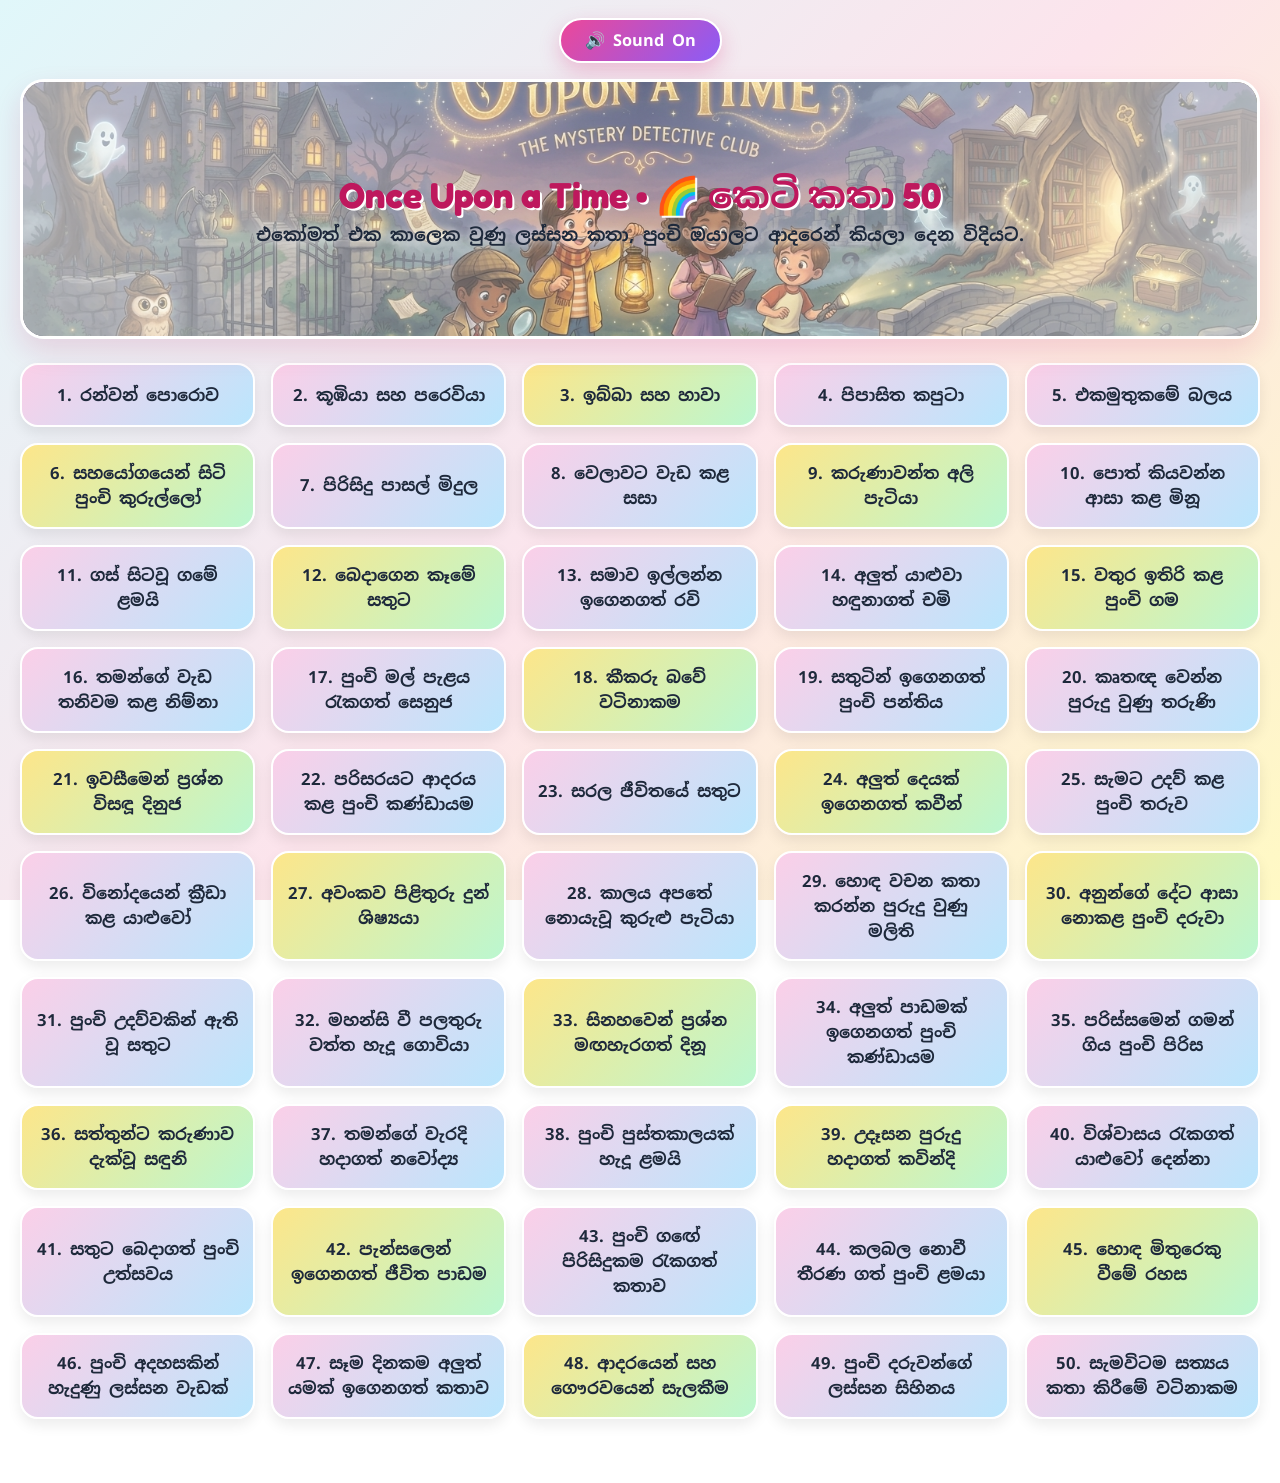
<file: novel.html>
<!DOCTYPE html>
<html lang="si">
<head>
    <meta charset="UTF-8">
    <meta name="viewport" content="width=device-width, initial-scale=1.0">
    <title>Once Upon a Time — කෙටි කතා 50</title>
    <link rel="preconnect" href="https://fonts.googleapis.com">
    <link rel="preconnect" href="https://fonts.gstatic.com" crossorigin>
    <link href="https://fonts.googleapis.com/css2?family=Fredoka:wght@500;600;700&family=Noto+Sans+Sinhala:wght@400;500;600;700;800&display=swap" rel="stylesheet">
    <style>
        * {
            box-sizing: border-box;
            margin: 0;
            padding: 0;
        }

        body {
            font-family: 'Noto Sans Sinhala', 'Fredoka', sans-serif;
            min-height: 100vh;
            background: linear-gradient(135deg, #e0f7fa 0%, #fce4ec 52%, #fff9c4 100%);
            background-attachment: fixed;
            padding: 18px 18px 64px;
            color: #1e293b;
            text-align: center;
        }

        button {
            font-family: inherit;
            cursor: pointer;
            border: none;
            background: none;
        }

        /* 1. Single Audio Mute Bar */
        .novel-audio-bar {
            max-width: 1240px;
            margin: 0 auto 16px;
            display: flex;
            justify-content: center;
        }

        .mute-btn {
            display: inline-flex;
            align-items: center;
            gap: 8px;
            padding: 10px 24px;
            border-radius: 999px;
            background: linear-gradient(135deg, #ec4899, #8b5cf6);
            color: #ffffff;
            font-size: 1.02rem;
            font-weight: 700;
            border: 2.5px solid #ffffff;
            box-shadow: 0 8px 20px rgba(219, 39, 119, 0.25);
            transition: transform 0.2s ease;
        }

        .mute-btn:hover {
            transform: scale(1.04);
        }

        /* 2. Panoramic Image Banner (i.jpg) */
        .novel-panoramic-wrap {
            position: relative;
            max-width: 1240px;
            width: 100%;
            margin: 0 auto 24px;
            aspect-ratio: 21 / 6;
            min-height: 140px;
            max-height: 260px;
            border-radius: 24px;
            overflow: hidden;
            border: 3px solid #ffffff;
            background: linear-gradient(120deg, #fbcfe8 0%, #bae6fd 50%, #fde68a 100%);
            box-shadow: 0 12px 28px rgba(190, 24, 93, 0.14);
        }

        .novel-panoramic-img {
            width: 100%;
            height: 100%;
            object-fit: cover;
            object-position: center;
            display: block;
        }

        .novel-panoramic-img.broken {
            display: none;
        }

        .novel-panoramic-overlay {
            position: absolute;
            inset: 0;
            background: linear-gradient(90deg, rgba(255, 255, 255, 0.62) 0%, rgba(255, 255, 255, 0.22) 50%, rgba(255, 255, 255, 0.62) 100%);
            display: flex;
            flex-direction: column;
            align-items: center;
            justify-content: center;
            padding: 12px 18px;
            pointer-events: none;
        }

        .novel-banner-title {
            font-family: 'Fredoka', 'Noto Sans Sinhala', sans-serif;
            font-size: clamp(1.55rem, 3.2vw, 2.25rem);
            color: #be185d;
            text-shadow: 2px 2px 0 #ffffff;
            margin-bottom: 4px;
        }

        .novel-banner-sub {
            font-size: clamp(0.92rem, 1.6vw, 1.1rem);
            color: #1e293b;
            font-weight: 700;
            text-shadow: 0 1px 8px rgba(255, 255, 255, 0.9);
        }

        /* 3. 50 Stories Grid */
        #kids-list-section {
            max-width: 1240px;
            margin: 0 auto;
        }

        .grid-50 {
            display: grid;
            grid-template-columns: repeat(auto-fit, minmax(220px, 1fr));
            gap: 16px;
        }

        .story-btn {
            padding: 16px 14px;
            font-size: 1.04rem;
            font-weight: 700;
            line-height: 1.5;
            min-height: 64px;
            border-radius: 18px;
            border: 2.5px solid #ffffff;
            color: #1e293b;
            background: linear-gradient(135deg, #fbcfe8 0%, #bae6fd 100%);
            box-shadow: 0 6px 14px rgba(0, 0, 0, 0.08);
            transition: transform 0.2s ease, box-shadow 0.2s ease;
        }

        .story-btn:nth-child(3n) {
            background: linear-gradient(135deg, #fde68a 0%, #bbf7d0 100%);
        }

        .story-btn:hover {
            transform: translateY(-3px) scale(1.02);
            box-shadow: 0 12px 20px rgba(219, 39, 119, 0.16);
        }

        /* 4. Storytelling Large-Font Reader */
        #reader-section {
            display: none;
            max-width: 900px;
            margin: 0 auto;
            background: rgba(255, 255, 255, 0.96);
            border: 5px solid #ec4899;
            border-radius: 28px;
            padding: 36px 34px;
            text-align: left;
            box-shadow: 0 18px 40px rgba(190, 24, 93, 0.16);
        }

        #reader-section.active {
            display: block;
        }

        .reader-top-info {
            display: flex;
            justify-content: space-between;
            align-items: center;
            flex-wrap: wrap;
            gap: 10px;
            margin-bottom: 14px;
        }

        .story-tag {
            background: #fdf2f8;
            border: 1.5px solid #f472b6;
            color: #be185d;
            padding: 5px 15px;
            border-radius: 999px;
            font-size: 0.92rem;
            font-weight: 700;
        }

        .word-tag {
            background: #eff6ff;
            border: 1.5px solid #60a5fa;
            color: #1d4ed8;
            padding: 5px 15px;
            border-radius: 999px;
            font-size: 0.92rem;
            font-weight: 700;
        }

        #reader-title {
            font-family: 'Fredoka', 'Noto Sans Sinhala', sans-serif;
            font-size: clamp(1.75rem, 3.4vw, 2.3rem);
            color: #be185d;
            margin-bottom: 22px;
            padding-bottom: 12px;
            border-bottom: 2.5px dashed rgba(236, 72, 153, 0.28);
        }

        #reader-text {
            font-size: 1.34rem;
            line-height: 2.18;
            font-weight: 500;
            color: #1e293b;
            white-space: pre-line;
            margin-bottom: 32px;
        }

        .reader-actions {
            display: flex;
            justify-content: space-between;
            align-items: center;
            flex-wrap: wrap;
            gap: 12px;
        }

        .btn-back {
            padding: 13px 26px;
            border-radius: 999px;
            background: linear-gradient(45deg, #ff512f, #dd2476);
            color: #ffffff;
            font-size: 1.04rem;
            font-weight: 700;
            box-shadow: 0 8px 18px rgba(219, 39, 119, 0.28);
        }

        .btn-next {
            padding: 13px 26px;
            border-radius: 999px;
            background: linear-gradient(45deg, #0284c7, #0d9488);
            color: #ffffff;
            font-size: 1.04rem;
            font-weight: 700;
            box-shadow: 0 8px 18px rgba(2, 132, 199, 0.28);
        }

        @media (max-width: 720px) {
            .novel-panoramic-wrap {
                aspect-ratio: 16 / 6;
                min-height: 125px;
                max-height: 185px;
            }
            #reader-section {
                padding: 24px 18px;
            }
            #reader-text {
                font-size: 1.22rem;
                line-height: 2.04;
            }
        }
    </style>
</head>
<body>

    <!-- Single Audio Mute / Unmute Button -->
    <div class="novel-audio-bar">
        <button type="button" id="novel-mute-btn" class="mute-btn" onclick="toggleNovelMute()">
            🔊 Sound On
        </button>
    </div>

    <audio id="novel-audio" src="n.mp3" loop preload="auto"></audio>

    <section id="kids-list-section">
        <!-- Panoramic Banner (i.jpg) -->
        <div class="novel-panoramic-wrap" aria-label="Once Upon a Time Novel Banner">
            <img
                src="i.jpg"
                alt="Once Upon a Time Banner"
                class="novel-panoramic-img"
                onerror="this.classList.add('broken')"
            >
            <div class="novel-panoramic-overlay">
                <h1 class="novel-banner-title">Once Upon a Time • 🌈 කෙටි කතා 50</h1>
                <p class="novel-banner-sub">එකෝමත් එක කාලෙක වුණු ලස්සන කතා, පුංචි ඔයාලට ආදරෙන් කියලා දෙන විදියට.</p>
            </div>
        </div>

        <!-- 50 Story Buttons -->
        <div id="story-grid" class="grid-50"></div>
    </section>

    <!-- Story Reader -->
    <section id="reader-section">
        <div class="reader-top-info">
            <span id="reader-num" class="story-tag">කතාව #1 / 50</span>
            <span id="reader-words" class="word-tag">වචන 1,000+</span>
        </div>
        <h2 id="reader-title"></h2>
        <div id="reader-text"></div>
        <div class="reader-actions">
            <button type="button" class="btn-back" onclick="closeReader()">⬅ කතා ලැයිස්තුවට</button>
            <button type="button" class="btn-next" onclick="nextStory()">ඊළඟ කතාව ➡</button>
        </div>
    </section>

    <script>
        const novelAudio = document.getElementById('novel-audio');
        const muteBtn = document.getElementById('novel-mute-btn');
        let novelMuted = false;

        function syncMuteButton() {
            if (!muteBtn) return;
            muteBtn.textContent = novelMuted ? '🔇 Sound Off (Mute)' : '🔊 Sound On';
        }

        function toggleNovelMute() {
            novelMuted = !novelMuted;
            if (novelAudio) {
                novelAudio.muted = novelMuted;
                if (novelMuted) {
                    novelAudio.pause();
                } else {
                    novelAudio.play().catch(() => {});
                }
            }
            try {
                if (window.parent && window.parent !== window) {
                    const parentAudio = window.parent.document.getElementById('bg-audio');
                    if (parentAudio) {
                        parentAudio.muted = novelMuted;
                        if (novelMuted) {
                            parentAudio.pause();
                        } else {
                            parentAudio.play().catch(() => {});
                        }
                    }
                }
            } catch (err) {}
            syncMuteButton();
        }

        window.addEventListener('load', () => {
            if (!novelMuted && novelAudio) {
                novelAudio.play().catch(() => {});
            }
            syncMuteButton();
        });

        document.addEventListener('pointerdown', () => {
            if (!novelMuted && novelAudio && novelAudio.paused) {
                novelAudio.play().catch(() => {});
            }
        }, { once: true });

        const topics = [
            "රන්වන් පොරොව", "කූඹියා සහ පරෙවියා", "ඉබ්බා සහ හාවා", "පිපාසිත කපුටා", "එකමුතුකමේ බලය",
            "සහයෝගයෙන් සිටි පුංචි කුරුල්ලෝ", "පිරිසිදු පාසල් මිදුල", "වෙලාවට වැඩ කළ සසා", "කරුණාවන්ත අලි පැටියා", "පොත් කියවන්න ආසා කළ මිනූ",
            "ගස් සිටවූ ගමේ ළමයි", "බෙදාගෙන කෑමේ සතුට", "සමාව ඉල්ලන්න ඉගෙනගත් රවි", "අලුත් යාළුවා හඳුනාගත් චමි", "වතුර ඉතිරි කළ පුංචි ගම",
            "තමන්ගේ වැඩ තනිවම කළ නිම්නා", "පුංචි මල් පැළය රැකගත් සෙනුජ", "කීකරු බවේ වටිනාකම", "සතුටින් ඉගෙනගත් පුංචි පන්තිය", "කෘතඥ වෙන්න පුරුදු වුණු තරුණි",
            "ඉවසීමෙන් ප්‍රශ්න විසඳූ දිනුජ", "පරිසරයට ආදරය කළ පුංචි කණ්ඩායම", "සරල ජීවිතයේ සතුට", "අලුත් දෙයක් ඉගෙනගත් කවීන්", "සැමට උදව් කළ පුංචි තරුව",
            "විනෝදයෙන් ක්‍රීඩා කළ යාළුවෝ", "අවංකව පිළිතුරු දුන් ශිෂ්‍යයා", "කාලය අපතේ නොයැවූ කුරුළු පැටියා", "හොඳ වචන කතා කරන්න පුරුදු වුණු මලිති", "අනුන්ගේ දේට ආසා නොකළ පුංචි දරුවා",
            "පුංචි උදව්වකින් ඇති වූ සතුට", "මහන්සි වී පලතුරු වත්ත හැදූ ගොවියා", "සිනහවෙන් ප්‍රශ්න මඟහැරගත් දිනූ", "අලුත් පාඩමක් ඉගෙනගත් පුංචි කණ්ඩායම", "පරිස්සමෙන් ගමන් ගිය පුංචි පිරිස",
            "සත්තුන්ට කරුණාව දැක්වූ සඳුනි", "තමන්ගේ වැරදි හදාගත් නවෝද්‍ය", "පුංචි පුස්තකාලයක් හැදූ ළමයි", "උදෑසන පුරුදු හදාගත් කවින්දි", "විශ්වාසය රැකගත් යාළුවෝ දෙන්නා",
            "සතුට බෙදාගත් පුංචි උත්සවය", "පැන්සලෙන් ඉගෙනගත් ජීවිත පාඩම", "පුංචි ගඟේ පිරිසිදුකම රැකගත් කතාව", "කලබල නොවී තීරණ ගත් පුංචි ළමයා", "හොඳ මිතුරෙකු වීමේ රහස",
            "පුංචි අදහසකින් හැදුණු ලස්සන වැඩක්", "සෑම දිනකම අලුත් යමක් ඉගෙනගත් කතාව", "ආදරයෙන් සහ ගෞරවයෙන් සැලකීම", "පුංචි දරුවන්ගේ ලස්සන සිහිනය", "සැමවිටම සත්‍යය කතා කිරීමේ වටිනාකම"
        ];

        function tellKidsStory1000Plus(topic) {
            let story =
                `එකෝමත් එක කාලෙක, හිරු එළිය ලස්සනට වැටෙන, කුරුල්ලෝ සින්දු කියන සුන්දර පුංචි ගමක "${topic}" ගැන හරිම ලස්සන කතාවක් සිදු වුණා. ` +
                `පුංචි ඔයාලා ළඟින් වාඩි වෙලා හොඳින් අහගෙන ඉන්නකෝ, මම මේ කතාව ඔයාලට ආදරෙන් කියලා දෙන්නම්. ` +
                `ඒ ගමේ හිටිය පුංචි ළමයි සහ යාළුවෝ හැමෝම හරිම සමගියෙන්, ආදරෙන් හිටියා. ` +
                `කවුරුත් ඉක්මනින් තරහා ගන්නේ නැහැ; හොඳ වචන කතා කරනවා, අමාරු වෙලාවට යාළුවන්ට උදව් කරනවා. ` +
                `ඉතින් දවසක් "${topic}" හා සම්බන්ධ පුංචි සිදුවීමක් ආවම හැමෝටම හරිම අලුත් අත්දැකීමක් ලැබුණා.`;

            const tellMoreLines = [
                `ඔයාලා දන්නවද, මුලින්ම මේ දේ වුණාම ටිකක් අමුතු විදියට පෙනුණත්, කවුරුත් කලබල වුණේ නැහැ. එයාලා එකතු වෙලා හෙමින් සැරේ කතා කළා, හොඳින් හිතලා බැලුවා, එකිනෙකාට උදව් කරගත්තා. ඒකෙන් එයාලට තේරුණා එකමුතු වුණාම ඕනෑම දෙයක් ලේසියෙන් කරන්න පුළුවන් කියලා.`,
                `තවත් ලස්සන දෙයක් තමයි ඇත්ත කතා කරන එකයි, වැරැද්දක් වුණාම සමාව ඉල්ලලා ඒක හදාගන්න එකයි. පුංචි ඔයාලත් හැමදාම ඇත්ත කතා කරනවා නම්, යාළුවන් එක්ක බෙදාගෙන කනවා නම්, ගස් වැල් සත්තුන්ට ආදරේ කරනවා නම් ඔයාලගේ හිතත් හැමදාම සතුටින් පිරිලා තියේවි.`,
                `"${topic}" කතාවේ හැම තැනකදීම අපිට කියලා දෙන්නේ පුංචි හොඳ පුරුදු තමයි ලොකු සතුටක් ගේන්නේ කියලයි. අම්මා තාත්තා කියන හොඳ දේවල් අහගෙන, වෙලාවට වැඩ කරගෙන, සිනාසීගෙන ඉන්න ළමයින්ට හැමෝම ගොඩක් ආදරෙයි.`,
                `ඔන්න ඔහොම සවස් වෙද්දී කුරුල්ලෝ කූඩුවලට ගියා වගේ, කතාවේ හිටිය පුංචි යාළුවෝත් හිනා වෙවී ගෙවල්වලට ගියේ හෙටත් අලුත් හොඳ දෙයක් ඉගෙනගන්න. එහෙනම් පුංචි යාළුවනේ, "${topic}" කියන මේ ලස්සන කතාව හැමදාම මතක තියාගන්නකෝ!`
            ];

            const countWords = (txt) => txt.trim().split(/\s+/).filter(Boolean).length;
            let idx = 0;
            while (countWords(story) < 1050) {
                story += `\n\n` + tellMoreLines[idx % tellMoreLines.length];
                idx++;
            }

            return {
                text: story,
                words: countWords(story)
            };
        }

        const stories = topics.map((t, i) => ({
            index: i,
            title: `${i + 1}. ${t}`,
            ...tellKidsStory1000Plus(t)
        }));

        const grid = document.getElementById('story-grid');
        const listSec = document.getElementById('kids-list-section');
        const readerSec = document.getElementById('reader-section');
        let currentIdx = 0;

        function openStory(idx) {
            currentIdx = idx;
            const s = stories[idx];
            document.getElementById('reader-num').textContent = `කතාව #${idx + 1} / 50`;
            document.getElementById('reader-words').textContent = `වචන ${s.words.toLocaleString()}+`;
            document.getElementById('reader-title').textContent = s.title;
            document.getElementById('reader-text').textContent = s.text;
            listSec.style.display = 'none';
            readerSec.classList.add('active');
            window.scrollTo({ top: 0, behavior: 'smooth' });
        }

        function closeReader() {
            readerSec.classList.remove('active');
            listSec.style.display = 'block';
            window.scrollTo({ top: 0, behavior: 'smooth' });
        }

        function nextStory() {
            openStory((currentIdx + 1) % stories.length);
        }

        stories.forEach((s, i) => {
            const btn = document.createElement('button');
            btn.type = 'button';
            btn.className = 'story-btn';
            btn.textContent = s.title;
            btn.onclick = () => openStory(i);
            grid.appendChild(btn);
        });
    </script>
</body>
</html>
</file>
